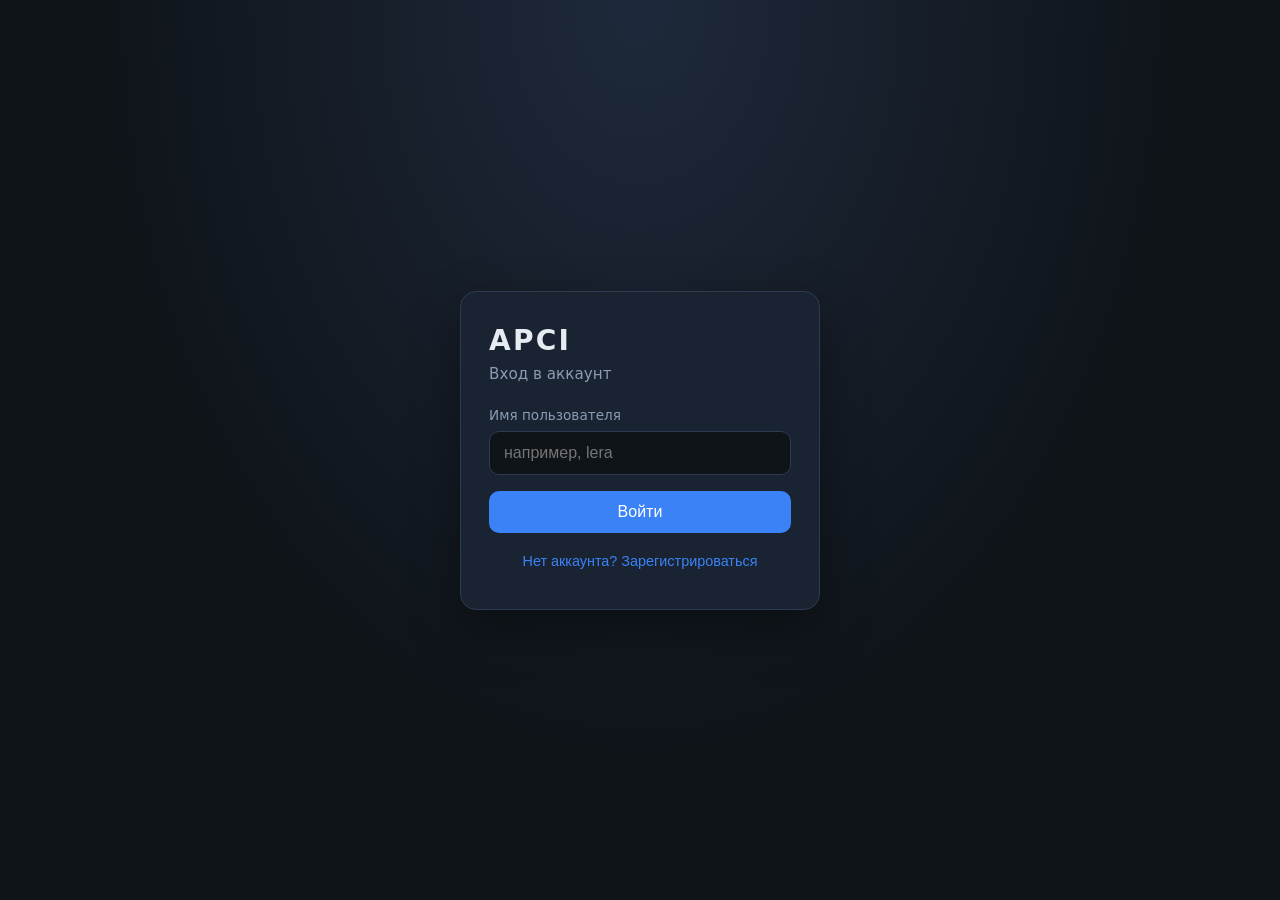
<file: desktop/frontend/index.html>
<!DOCTYPE html>
<html lang="ru">
<head>
    <meta charset="UTF-8" />
    <meta name="viewport" content="width=device-width, initial-scale=1.0" />
    <title>APCI</title>
    <link rel="stylesheet" href="style.css" />
</head>
<body>
    <div id="auth-screen" class="screen">
        <div class="card">
            <h1 class="logo">APCI</h1>
            <p class="subtitle" id="auth-subtitle">Вход в аккаунт</p>

            <label class="field">
                <span>Имя пользователя</span>
                <input id="username" type="text" placeholder="например, lera" autocomplete="username" />
            </label>

            <p id="error" class="error hidden"></p>

            <button id="submit-btn" class="btn primary" type="button">Войти</button>

            <button id="toggle-mode" class="btn link" type="button">
                Нет аккаунта? Зарегистрироваться
            </button>
        </div>
    </div>

    <div id="main-screen" class="screen hidden">
        <div class="card main-card">
            <h1 class="logo">APCI</h1>
            <p class="welcome">Привет, <strong id="display-username"></strong>!</p>
            <p class="meta">ID: <span id="display-userid"></span></p>
            <p class="meta">Сессия активна</p>

            <div class="divider"></div>

            <div class="e2e">
                <p class="subtitle" style="margin-bottom: 12px;">E2E (MVP)</p>
                <p id="e2e-status" class="meta">—</p>

                <button id="e2e-init-btn" class="btn primary" type="button">E2EInit (Upload bundle)</button>

                <label class="field" style="margin-top: 14px;">
                    <span>Recipient user_id (UUID)</span>
                    <input id="e2e-recipient" type="text" list="e2e-recipients" placeholder="например, cde06a89-..." />
                    <datalist id="e2e-recipients"></datalist>
                </label>

                <div class="chips">
                    <span class="chip-label">Недавние:</span>
                    <div id="e2e-recent" class="chip-row"></div>
                </div>

                <label class="field">
                    <span>Сообщение</span>
                    <textarea id="e2e-plaintext" rows="3" placeholder="привет"></textarea>
                </label>

                <button id="e2e-send-btn" class="btn primary" type="button">Отправить</button>

                <div class="row">
                    <button id="e2e-inbox-btn" class="btn secondary" type="button">Inbox (Fetch + decrypt)</button>
                    <button id="e2e-clear-btn" class="btn secondary" type="button">Очистить</button>
                </div>

                <div id="e2e-messages" class="messages"></div>
            </div>

            <button id="logout-btn" class="btn secondary" type="button">Выйти</button>
        </div>
    </div>

    <script src="fingerprint.js"></script>
    <script src="app.js"></script>
</body>
</html>
</file>
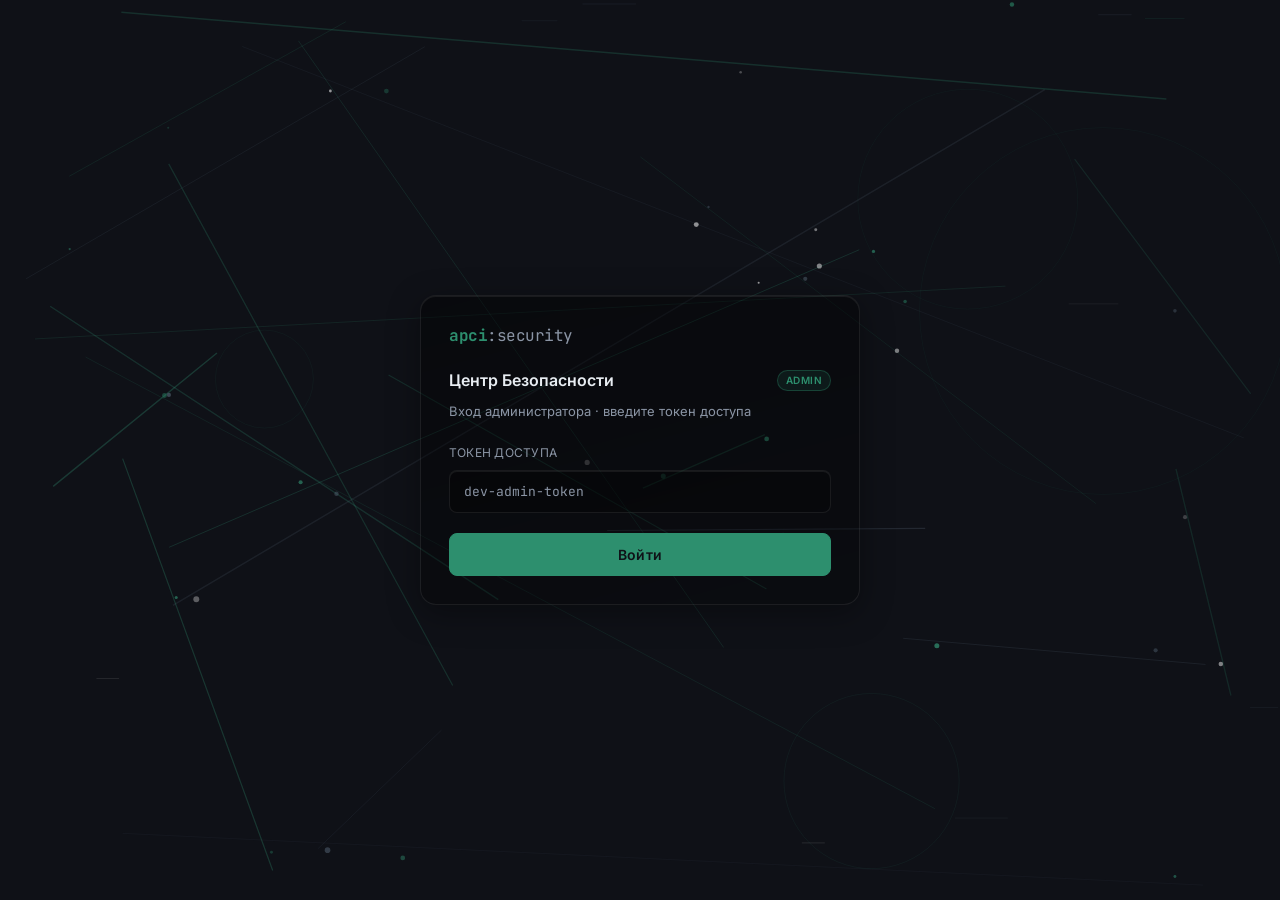
<file: security-center/internal/ui/web/index.html>
<!DOCTYPE html>
<html lang="ru">
<head>
    <meta charset="UTF-8">
    <meta name="viewport" content="width=device-width, initial-scale=1.0">
    <title>APCI — Центр Безопасности</title>
    <link rel="stylesheet" href="css/console.css">
    <link rel="stylesheet" href="css/style.css">
    <link rel="stylesheet" href="css/auth.css">
    <link rel="preconnect" href="https://fonts.googleapis.com">
    <link href="https://fonts.googleapis.com/css2?family=Inter:wght@400;500;600;700&family=JetBrains+Mono:wght@400;500;600;700&display=swap" rel="stylesheet">
</head>
<body>

    <canvas id="bg-canvas" aria-hidden="true"></canvas>

    <div id="login-screen" class="login-screen">
        <div class="login-card">
            <div class="login-logo" aria-hidden="true">apci<span>:security</span></div>
            <div class="widget-header">
                <span class="widget-title">Центр Безопасности</span>
                <span class="widget-badge live">ADMIN</span>
            </div>
            <p class="login-subtitle">Вход администратора · введите токен доступа</p>
            <label class="login-field">
                <span class="profile-label">Токен доступа</span>
                <input id="token-input" class="input login-input" type="password" placeholder="dev-admin-token" autocomplete="current-password">
            </label>
            <p id="login-error" class="login-error hidden"></p>
            <button id="login-btn" class="btn primary login-btn" type="button">Войти</button>
        </div>
    </div>

    <div id="console-app" class="hidden">

        <nav class="nav">
            <button type="button" class="nav-logo" id="navHome" aria-label="На главную">
                apci<span>:security</span>
            </button>
            <div class="nav-tabs">
                <button class="nav-tab active" data-screen="dashboard">Обзор</button>
                <button class="nav-tab" data-screen="hashes">Устройства</button>
                <button class="nav-tab" data-screen="links">Связи</button>
                <button class="nav-tab" data-screen="investigation">Расследование</button>
                <button class="nav-tab" data-screen="diff">Сравнение</button>
            </div>
            <div class="nav-actions">
                <div class="nav-status" id="navStatus" title="Статус сервера">
                    <span class="dot"></span>
                </div>
                <button id="logout-btn" class="btn link nav-logout" type="button">Выйти</button>
            </div>
        </nav>

        <div class="main">

            <section class="screen active" id="screen-dashboard">
                <div class="grid">
                    <div class="grid-item col-3">
                        <div class="widget-header">
                            <span class="widget-title">Обнаружено за час</span>
                            <span class="widget-badge live">LIVE</span>
                        </div>
                        <div class="counter red" id="counterHourly">—</div>
                        <div class="counter-label">новых связей (без IP)</div>
                    </div>
                    <div class="grid-item col-3">
                        <div class="widget-header">
                            <span class="widget-title">Аккаунтов</span>
                        </div>
                        <div class="counter cyan" id="counterTotal">—</div>
                        <div class="counter-label">в графе</div>
                    </div>
                    <div class="grid-item col-3">
                        <div class="widget-header">
                            <span class="widget-title">Устройств с клонами</span>
                        </div>
                        <div class="counter green" id="counterUnique">—</div>
                        <div class="counter-label">2+ аккаунта</div>
                    </div>
                    <div class="grid-item col-3">
                        <div class="widget-header">
                            <span class="widget-title">Связей</span>
                        </div>
                        <div class="counter amber" id="counterEntropy">—</div>
                        <div class="counter-label">same_device и др.</div>
                    </div>
                    <div class="grid-item col-6">
                        <div class="widget-header">
                            <span class="widget-title">Лента рисков</span>
                            <span class="widget-badge alert">КЛОНЫ</span>
                        </div>
                        <div class="fingerprint-card-list" id="topClonesCards">
                            <div class="empty-state">Загрузка...</div>
                        </div>
                    </div>
                    <div class="grid-item col-6">
                        <div class="widget-header">
                            <span class="widget-title">Активность за 24 часа</span>
                        </div>
                        <div class="graph-container" id="entropyChart"></div>
                    </div>
                </div>
            </section>

            <section class="screen" id="screen-hashes">
                <div class="grid">
                    <div class="grid-item col-12">
                        <div class="widget-header">
                            <span class="widget-title">Реестр устройств</span>
                            <span class="widget-badge live" id="hashesSummary">хеш устройства</span>
                        </div>
                        <div class="hash-filter-bar mb-16">
                            <button class="btn hash-filter-btn active" type="button" data-hash-filter="clone">Клоны</button>
                            <button class="btn hash-filter-btn" type="button" data-hash-filter="suspicious">Подозрительные</button>
                            <button class="btn hash-filter-btn" type="button" data-hash-filter="clean">Чистые</button>
                            <button class="btn hash-filter-btn" type="button" data-hash-filter="all">Все</button>
                        </div>
                        <div class="table-wrap">
                            <table class="hash-registry-table">
                                <thead>
                                    <tr>
                                        <th>Хеш устройства</th>
                                        <th>Аккаунтов</th>
                                        <th>Записей</th>
                                        <th>Последняя активность</th>
                                        <th>Риск</th>
                                    </tr>
                                </thead>
                                <tbody id="hashesTableBody">
                                    <tr><td colspan="5" class="muted">Загрузка...</td></tr>
                                </tbody>
                            </table>
                        </div>
                    </div>
                </div>
            </section>

            <section class="screen" id="screen-links">
                <div class="grid">
                    <div class="grid-item col-12">
                        <div class="widget-header">
                            <span class="widget-title">Граф связей</span>
                            <span class="widget-badge live" id="linksSummary">устройство</span>
                        </div>
                        <div class="table-wrap">
                            <table class="hash-registry-table">
                                <thead>
                                    <tr>
                                        <th>Аккаунт A</th>
                                        <th>Аккаунт B</th>
                                        <th>Тип</th>
                                        <th>Вес</th>
                                        <th>Обнаружено</th>
                                    </tr>
                                </thead>
                                <tbody id="linksTableBody">
                                    <tr><td colspan="5" class="muted">Загрузка...</td></tr>
                                </tbody>
                            </table>
                        </div>
                    </div>
                </div>
            </section>

            <section class="screen" id="screen-investigation">
                <div class="omnibox">
                    <span class="omnibox-icon">
                        <svg width="16" height="16" viewBox="0 0 24 24" fill="none" stroke="currentColor" stroke-width="2" stroke-linecap="round" stroke-linejoin="round">
                            <circle cx="11" cy="11" r="8" />
                            <line x1="21" y1="21" x2="16.65" y2="16.65" />
                        </svg>
                    </span>
                    <input type="text" class="input" id="investigationSearch" placeholder="UUID аккаунта или хеш устройства (можно начало хеша)...">
                </div>
                <div class="grid" id="investigationResult" style="display:none;"></div>
                <div id="investigationPlaceholder" class="grid-item col-12" style="text-align:center; padding:60px; color:var(--text-muted);">
                    Введите UUID аккаунта или хеш устройства
                </div>
            </section>

            <section class="screen" id="screen-diff">
                <div class="grid">
                    <div class="grid-item col-12">
                        <div class="widget-header">
                            <span class="widget-title">Сравнение аккаунтов</span>
                        </div>
                        <div class="btn-group mb-16">
                            <input type="text" class="input" id="diffIdA" placeholder="UUID аккаунта A">
                            <input type="text" class="input" id="diffIdB" placeholder="UUID аккаунта B">
                            <button class="btn compare" type="button" onclick="Diff.compare()">Сравнить</button>
                        </div>
                    </div>
                </div>
                <div class="diff-columns" id="diffColumns" style="display:none;">
                    <div class="diff-col" id="diffColA">
                        <div class="widget-title mb-16">Аккаунт A</div>
                        <div id="diffContentA"></div>
                    </div>
                    <div class="diff-col" id="diffColB">
                        <div class="widget-title mb-16">Аккаунт B</div>
                        <div id="diffContentB"></div>
                    </div>
                </div>
            </section>

        </div>

        <div class="toast-container" id="toastContainer"></div>
    </div>

    <script src="js/background.js"></script>
    <script src="lib/d3.v7.min.js"></script>
    <script src="js/api.js"></script>
    <script src="js/auth.js"></script>
    <script src="js/app.js"></script>
    <script src="js/dashboard.js"></script>
    <script src="js/hashes.js"></script>
    <script src="js/links.js"></script>
    <script src="js/investigation.js"></script>
    <script src="js/diff.js"></script>
</body>
</html>
</file>
<file: desktop/frontend/style.css>
* {
    box-sizing: border-box;
    margin: 0;
    padding: 0;
}

:root {
    --bg: #0f1419;
    --card: #1a2332;
    --text: #e7ecf3;
    --muted: #8b9cb3;
    --accent: #3b82f6;
    --accent-hover: #2563eb;
    --error: #f87171;
    --border: #2d3a4f;
}

body {
    font-family: "Segoe UI", system-ui, sans-serif;
    background: radial-gradient(ellipse at top, #1e293b 0%, var(--bg) 60%);
    color: var(--text);
    min-height: 100vh;
    display: flex;
    align-items: center;
    justify-content: center;
}

.screen {
    width: 100%;
    padding: 24px;
}

.screen.hidden {
    display: none;
}

.card {
    max-width: 360px;
    margin: 0 auto;
    background: var(--card);
    border: 1px solid var(--border);
    border-radius: 16px;
    padding: 32px 28px;
    box-shadow: 0 20px 50px rgba(0, 0, 0, 0.35);
}

.main-card {
    text-align: center;
}

.divider {
    height: 1px;
    background: var(--border);
    margin: 18px 0;
}

.e2e {
    text-align: left;
}

.row {
    display: flex;
    gap: 10px;
    margin-top: 10px;
}

.row .btn {
    width: 50%;
    margin-top: 0;
}

.chips {
    display: flex;
    align-items: center;
    gap: 8px;
    margin-top: -6px;
    margin-bottom: 12px;
    flex-wrap: wrap;
}

.chip-label {
    color: var(--muted);
    font-size: 0.75rem;
}

.chip-row {
    display: flex;
    gap: 8px;
    flex-wrap: wrap;
}

.chip {
    border: 1px solid var(--border);
    background: rgba(0, 0, 0, 0.12);
    color: var(--text);
    font-size: 0.75rem;
    padding: 6px 8px;
    border-radius: 999px;
    cursor: pointer;
}

.chip:hover {
    border-color: var(--muted);
}

.logo {
    font-size: 1.75rem;
    font-weight: 700;
    letter-spacing: 0.08em;
    margin-bottom: 8px;
}

.subtitle {
    color: var(--muted);
    margin-bottom: 24px;
    font-size: 0.95rem;
}

.welcome {
    font-size: 1.25rem;
    margin: 20px 0 8px;
}

.meta {
    color: var(--muted);
    font-size: 0.8rem;
    margin-bottom: 6px;
    word-break: break-all;
}

.field {
    display: flex;
    flex-direction: column;
    gap: 8px;
    margin-bottom: 16px;
}

.field span {
    font-size: 0.85rem;
    color: var(--muted);
}

input {
    background: var(--bg);
    border: 1px solid var(--border);
    border-radius: 10px;
    color: var(--text);
    font-size: 1rem;
    padding: 12px 14px;
    outline: none;
    transition: border-color 0.15s;
}

input:focus {
    border-color: var(--accent);
}

textarea {
    background: var(--bg);
    border: 1px solid var(--border);
    border-radius: 10px;
    color: var(--text);
    font-size: 0.95rem;
    padding: 12px 14px;
    outline: none;
    transition: border-color 0.15s;
    font-family: inherit;
    resize: vertical;
}

textarea:focus {
    border-color: var(--accent);
}

.btn {
    width: 100%;
    border: none;
    border-radius: 10px;
    font-size: 1rem;
    padding: 12px 16px;
    cursor: pointer;
    transition: background 0.15s, opacity 0.15s;
}

.btn:disabled {
    opacity: 0.6;
    cursor: not-allowed;
}

.btn.primary {
    background: var(--accent);
    color: white;
    margin-bottom: 12px;
}

.btn.primary:hover:not(:disabled) {
    background: var(--accent-hover);
}

.btn.secondary {
    background: transparent;
    border: 1px solid var(--border);
    color: var(--text);
    margin-top: 24px;
}

.btn.secondary:hover {
    border-color: var(--muted);
}

.btn.link {
    background: transparent;
    color: var(--accent);
    font-size: 0.9rem;
    padding: 8px;
}

.btn.link:hover {
    text-decoration: underline;
}

.error {
    color: var(--error);
    font-size: 0.85rem;
    margin-bottom: 12px;
    line-height: 1.4;
}

.error.hidden {
    display: none;
}

.messages {
    margin-top: 12px;
    border: 1px solid var(--border);
    border-radius: 12px;
    padding: 10px 12px;
    background: rgba(0, 0, 0, 0.15);
    max-height: 180px;
    overflow: auto;
    font-size: 0.85rem;
}

.msg {
    padding: 8px 0;
    border-bottom: 1px solid rgba(255, 255, 255, 0.06);
}

.msg:last-child {
    border-bottom: none;
}

.msg .who {
    color: var(--muted);
    font-size: 0.75rem;
    word-break: break-all;
    margin-bottom: 4px;
}

.msg .text {
    white-space: pre-wrap;
    word-break: break-word;
}
</file>
<file: security-center/internal/ui/web/css/console.css>
:root {
    --bg-deep: #0F1117;
    --bg-panel: #1A1D24;
    --bg-elevated: #22262F;
    --border: #2A2E38;
    --border-active: #2A2E38;

    --text-primary: #E8EDF2;
    --text-secondary: #8B95A5;
    --text-muted: #8B95A5;

    --accent-green: #2D8F6E;
    --accent-amber: #F4A261;
    --accent-red: #E76F51;
    --accent-cyan: #2D8F6E;
    --accent-purple: #2D8F6E;

    --font-ui: 'Inter', -apple-system, BlinkMacSystemFont, 'Segoe UI', sans-serif;
    --font-mono: 'JetBrains Mono', 'Fira Code', 'Cascadia Code', 'Consolas', monospace;

    --radius-sm: 4px;
    --radius-md: 8px;
    --radius-lg: 12px;

    --transition: 0.2s ease;
}

*, *::before, *::after {
    margin: 0;
    padding: 0;
    box-sizing: border-box;
}

body {
    background: transparent;
    color: var(--text-primary);
    font-family: var(--font-ui);
    font-size: 13px;
    line-height: 1.5;
    overflow-x: hidden;
    -webkit-font-smoothing: antialiased;
    -moz-osx-font-smoothing: grayscale;
}

::-webkit-scrollbar { width: 6px; height: 6px; }
::-webkit-scrollbar-track { background: var(--bg-deep); }
::-webkit-scrollbar-thumb { background: var(--border); border-radius: 3px; }
::-webkit-scrollbar-thumb:hover { background: var(--border-active); }

/* ============================================
   LAYOUT
   ============================================ */

.nav {
    display: flex;
    align-items: center;
    gap: 0;
    background: transparent;
    border-bottom: 1px solid var(--border);
    padding: 0 24px;
    height: 48px;
    position: sticky;
    top: 0;
    z-index: 100;
}

.nav-logo {
    font-family: var(--font-mono);
    font-size: 14px;
    font-weight: 700;
    color: var(--accent-cyan);
    margin-right: 32px;
    letter-spacing: -0.5px;
}

.nav-logo span { color: var(--text-secondary); font-weight: 400; }

.nav-tabs {
    display: flex;
    gap: 0;
    height: 100%;
}

.nav-tab {
    background: none;
    border: none;
    color: var(--text-secondary);
    font-family: var(--font-ui);
    font-size: 12px;
    font-weight: 500;
    padding: 0 20px;
    height: 100%;
    cursor: pointer;
    border-bottom: 2px solid transparent;
    transition: all var(--transition);
    letter-spacing: 0.3px;
}

.nav-tab:hover {
    color: var(--text-primary);
    background: rgba(255,255,255,0.02);
}

.nav-tab.active {
    color: var(--accent-cyan);
    border-bottom-color: var(--accent-cyan);
}

.nav-status {
    margin-left: auto;
    display: flex;
    align-items: center;
    gap: 8px;
    font-size: 11px;
    color: var(--text-muted);
}

.nav-status .dot {
    width: 6px;
    height: 6px;
    background: var(--accent-green);
    border-radius: 50%;
    box-shadow: 0 0 6px var(--accent-green);
}

.main {
    padding: 24px;
    max-width: 1600px;
    margin: 0 auto;
}

.screen {
    display: none;
}

.screen.active {
    display: block;
    animation: fadeIn 0.25s ease;
}

@keyframes fadeIn {
    from { opacity: 0; transform: translateY(4px); }
    to { opacity: 1; transform: translateY(0); }
}

.grid {
    display: grid;
    grid-template-columns: repeat(12, 1fr);
    gap: 16px;
}

.grid-item {
    border: 1px solid var(--border);
    border-radius: var(--radius-md);
    padding: 20px;
    transition: border-color var(--transition);
}

.grid-item:hover {
    border-color: var(--border-active);
}

.grid-item.col-3 { grid-column: span 3; }
.grid-item.col-4 { grid-column: span 4; }
.grid-item.col-6 { grid-column: span 6; }
.grid-item.col-8 { grid-column: span 8; }
.grid-item.col-12 { grid-column: span 12; }

.widget-header {
    display: flex;
    justify-content: space-between;
    align-items: center;
    margin-bottom: 16px;
}

.widget-title {
    font-size: 11px;
    font-weight: 600;
    text-transform: uppercase;
    letter-spacing: 2px;
    color: var(--text-muted);
}

.widget-badge {
    font-size: 10px;
    font-weight: 600;
    padding: 2px 8px;
    border-radius: 10px;
    letter-spacing: 0.5px;
}

.widget-badge.live {
    background: rgba(0, 230, 118, 0.12);
    color: var(--accent-green);
}

.widget-badge.alert {
    background: rgba(255, 82, 82, 0.12);
    color: var(--accent-red);
}

/* ============================================
   КОМПОНЕНТЫ
   ============================================ */

.btn {
    background: var(--bg-elevated);
    color: var(--text-primary);
    border: 1px solid var(--border);
    padding: 8px 16px;
    border-radius: var(--radius-sm);
    font-family: var(--font-ui);
    font-size: 12px;
    font-weight: 500;
    cursor: pointer;
    transition: all var(--transition);
    letter-spacing: 0.2px;
}

.btn:hover {
    border-color: var(--border-active);
    background: #1c2433;
}

.btn:active {
    transform: scale(0.98);
}

.btn.primary {
    background: var(--accent-cyan);
    border-color: var(--accent-cyan);
    color: #0F1117;
    font-weight: 600;
}

.btn.primary:hover {
    background: #3BAF88;
}

.btn.danger {
    border-color: var(--accent-red);
    color: var(--accent-red);
}

.btn.danger:hover {
    background: rgba(255, 82, 82, 0.1);
}

.btn-group {
    display: flex;
    gap: 8px;
}

.input {
    background: var(--bg-elevated);
    border: 1px solid var(--border);
    color: var(--text-primary);
    padding: 10px 14px;
    border-radius: var(--radius-sm);
    font-family: var(--font-mono);
    font-size: 13px;
    width: 100%;
    transition: border-color var(--transition);
}

.input:focus {
    outline: none;
    border-color: var(--accent-cyan);
    box-shadow: 0 0 0 3px rgba(57, 197, 207, 0.08);
}

.input::placeholder {
    color: var(--text-muted);
}

.omnibox {
    position: relative;
    margin-bottom: 24px;
}

.omnibox .input {
    padding-left: 44px;
    font-size: 14px;
    height: 48px;
    border-radius: var(--radius-md);
    background: transparent;
    border: none;
    box-shadow: none;
    backdrop-filter: none;
}

.omnibox-icon {
    position: absolute;
    left: 16px;
    top: 50%;
    transform: translateY(-50%);
    color: var(--text-muted);
    font-size: 16px;
}

.table-wrap {
    overflow-x: auto;
}

table {
    width: 100%;
    border-collapse: collapse;
    font-size: 12px;
}

th {
    text-align: left;
    padding: 10px 12px;
    font-size: 10px;
    font-weight: 600;
    text-transform: uppercase;
    letter-spacing: 1.5px;
    color: var(--text-muted);
    border-bottom: 1px solid var(--border);
}

td {
    padding: 10px 12px;
    border-bottom: 1px solid rgba(28, 35, 51, 0.5);
    font-family: var(--font-mono);
    font-size: 12px;
}

tr:hover td {
    background: rgba(255,255,255,0.015);
}

.verdict {
    display: inline-flex;
    align-items: center;
    gap: 8px;
    padding: 8px 20px;
    border-radius: 20px;
    font-size: 14px;
    font-weight: 700;
    letter-spacing: 1px;
    text-transform: uppercase;
}

.verdict.clean {
    background: rgba(0, 230, 118, 0.1);
    color: var(--accent-green);
    border: 1px solid rgba(0, 230, 118, 0.25);
}

.verdict.risk {
    background: rgba(255, 171, 64, 0.1);
    color: var(--accent-amber);
    border: 1px solid rgba(255, 171, 64, 0.25);
}

.verdict.multiac {
    background: rgba(255, 82, 82, 0.1);
    color: var(--accent-red);
    border: 1px solid rgba(255, 82, 82, 0.25);
}

.hash-text {
    font-family: var(--font-mono);
    color: var(--accent-cyan);
    font-size: 12px;
    word-break: break-all;
    line-height: 1.6;
}

.profile-card {
    display: grid;
    grid-template-columns: auto 1fr;
    gap: 24px;
    align-items: start;
}

.profile-avatar canvas {
    border-radius: var(--radius-md);
    border: 2px solid var(--border);
}

.profile-info {
    display: flex;
    flex-direction: column;
    gap: 16px;
}

.profile-row {
    display: flex;
    justify-content: space-between;
    align-items: center;
    padding: 8px 0;
    border-bottom: 1px solid rgba(28, 35, 51, 0.4);
}

.profile-label {
    font-size: 10px;
    text-transform: uppercase;
    letter-spacing: 1.5px;
    color: var(--text-muted);
}

.profile-value {
    font-family: var(--font-mono);
    font-size: 12px;
}

.graph-container {
    width: 100%;
    height: 500px;
    border-radius: var(--radius-md);
    border: 1px solid var(--border);
    position: relative;
    overflow: hidden;
}

.graph-container svg {
    width: 100%;
    height: 100%;
}

.diff-columns {
    display: grid;
    grid-template-columns: 1fr 1fr;
    gap: 16px;
}

.diff-col {
    border: 1px solid var(--border);
    border-radius: var(--radius-md);
    padding: 20px;
}

.diff-col.match {
    border-color: rgba(255, 82, 82, 0.3);
    background: rgba(255, 82, 82, 0.03);
}

.counter {
    font-family: var(--font-mono);
    font-size: 48px;
    font-weight: 700;
    line-height: 1;
    letter-spacing: -2px;
}

.counter.green { color: var(--accent-green); }
.counter.red { color: var(--accent-red); }
.counter.amber { color: var(--accent-amber); }

.counter-label {
    font-size: 11px;
    color: var(--text-muted);
    text-transform: uppercase;
    letter-spacing: 1.5px;
    margin-top: 8px;
}

.toast-container {
    position: fixed;
    bottom: 24px;
    right: 24px;
    z-index: 1000;
    display: flex;
    flex-direction: column;
    gap: 8px;
}

.toast {
    background: var(--bg-panel);
    border: 1px solid var(--border);
    border-radius: var(--radius-md);
    padding: 12px 20px;
    font-size: 12px;
    animation: slideIn 0.3s ease;
    max-width: 400px;
}

@keyframes slideIn {
    from { opacity: 0; transform: translateX(100px); }
    to { opacity: 1; transform: translateX(0); }
}

.mono { font-family: var(--font-mono); }
.cyan { color: var(--accent-cyan); }
.green { color: var(--accent-green); }
.red { color: var(--accent-red); }
.amber { color: var(--accent-amber); }
.muted { color: var(--text-muted); }
.mt-16 { margin-top: 16px; }
.mb-16 { margin-bottom: 16px; }
.flex-between { display: flex; justify-content: space-between; align-items: center; }

@media (max-width: 1024px) {
    .grid-item.col-3 { grid-column: span 6; }
    .grid-item.col-4 { grid-column: span 6; }
    .grid-item.col-8 { grid-column: span 12; }
    .diff-columns { grid-template-columns: 1fr; }
}

@media (max-width: 640px) {
    .grid-item.col-3,
    .grid-item.col-4,
    .grid-item.col-6 { grid-column: span 12; }
    .nav { padding: 0 12px; }
    .nav-logo { margin-right: 16px; font-size: 12px; }
    .nav-tab { padding: 0 12px; font-size: 11px; }
    .main { padding: 16px; }
}
</file>
<file: security-center/internal/ui/web/css/style.css>
:root {
    --bg-deep: #0F1117;
    --bg-panel: #1A1D24;
    --bg-elevated: #22262F;
    --water-surface: linear-gradient(
        165deg,
        rgba(0, 0, 0, 0.42) 0%,
        rgba(0, 0, 0, 0.28) 100%
    );
    --water-surface-hover: linear-gradient(
        165deg,
        rgba(0, 0, 0, 0.52) 0%,
        rgba(0, 0, 0, 0.36) 100%
    );
    --water-card: linear-gradient(
        165deg,
        rgba(0, 0, 0, 0.48) 0%,
        rgba(0, 0, 0, 0.32) 100%
    );
    --water-card-hover: linear-gradient(
        165deg,
        rgba(0, 0, 0, 0.58) 0%,
        rgba(0, 0, 0, 0.40) 100%
    );
    --water-border: rgba(255, 255, 255, 0.08);
    --water-border-hover: rgba(255, 255, 255, 0.12);
    --water-blur: none;
    --water-shine: inset 0 1px 0 rgba(255, 255, 255, 0.07);
    --water-glow: 0 8px 32px rgba(0, 0, 0, 0.35);
    --water-glow-hover: 0 12px 40px rgba(0, 0, 0, 0.42);
    --border: #2A2E38;
    --border-active: #2A2E38;

    --text-primary: #E8EDF2;
    --text-secondary: #8B95A5;
    --text-muted: #8B95A5;

    --accent: #2D8F6E;
    --accent-hover: #3BAF88;
    --accent-green: #2D8F6E;
    --accent-cyan: #2D8F6E;
    --accent-amber: #F4A261;
    --accent-red: #E76F51;
    --accent-purple: #2D8F6E;

    --risk-clean: #5A6B7C;
    --risk-suspicious: #F4A261;
    --risk-clone: #E76F51;
    --risk-neutral: #8B95A5;
    --color-clean: #5A6B7C;
    --color-suspicious: #F4A261;
    --color-clone: #E76F51;

    --font-ui: 'Inter', -apple-system, BlinkMacSystemFont, sans-serif;
    --font-mono: 'JetBrains Mono', 'SF Mono', 'Cascadia Code', monospace;

    --radius-sm: 8px;
    --radius-md: 16px;
    --radius-lg: 16px;
    --shadow-card: 0 4px 12px rgba(0, 0, 0, 0.3);
    --shadow-card-hover: 0 10px 24px rgba(0, 0, 0, 0.42);
    --transition: 0.2s ease;
}

html {
    min-height: 100%;
    background: var(--bg-deep);
}

body {
    min-height: 100vh;
    background: transparent;
    color: var(--text-primary);
    font-family: var(--font-ui);
    font-size: 14px;
}

#bg-canvas {
    position: fixed;
    top: 0;
    left: 0;
    width: 100%;
    height: 100%;
    z-index: 0;
    pointer-events: none;
}

.nav {
    height: 64px;
    background: var(--water-surface);
    border-bottom: 1px solid var(--water-border);
    box-shadow: var(--water-glow), var(--water-shine);
    -webkit-backdrop-filter: var(--water-blur);
    backdrop-filter: var(--water-blur);
    position: sticky;
    top: 0;
    z-index: 100;
}

.main,
.toast-container {
    position: relative;
}

.glass-surface,
.main .grid-item,
.diff-col,
.omnibox {
    background: var(--water-surface);
    border: 1px solid var(--water-border);
    border-radius: 16px;
    box-shadow: var(--water-glow), var(--water-shine);
    -webkit-backdrop-filter: var(--water-blur);
    backdrop-filter: var(--water-blur);
}

/* внутри плашек — без второго слоя, чтобы фон просвечивал */
.grid-item .graph-container,
.grid-item .empty-state {
    background: transparent;
    border: 1px solid rgba(255, 255, 255, 0.05);
    box-shadow: none;
    -webkit-backdrop-filter: none;
    backdrop-filter: none;
}

::-webkit-scrollbar-track {
    background: var(--bg-deep);
}

::-webkit-scrollbar-thumb {
    background: var(--border);
    border-radius: 999px;
}

::-webkit-scrollbar-thumb:hover {
    background: var(--accent);
}

.nav-logo {
    display: inline-flex;
    align-items: center;
    margin: 0 32px 0 0;
    padding: 0;
    border: none;
    background: transparent;
    color: var(--accent);
    font-family: var(--font-mono);
    font-size: 16px;
    font-weight: 700;
    letter-spacing: -0.5px;
    cursor: pointer;
    transition: color var(--transition), transform var(--transition);
}

.nav-logo:hover {
    color: var(--accent-hover);
    transform: translateY(-1px);
}

.nav-logo span,
.nav-status {
    color: var(--text-secondary);
}

.nav-logo:hover span {
    color: var(--text-primary);
}

.nav-tab {
    color: var(--text-secondary);
    font-size: 13px;
    border-bottom: 2px solid transparent;
}

.nav-tab:hover {
    color: var(--text-primary);
    background: rgba(255, 255, 255, 0.04);
}

.nav-tab.active {
    color: var(--accent);
    border-bottom-color: var(--accent);
}

.nav-status .dot {
    background: var(--accent);
    box-shadow: 0 0 8px rgba(45, 143, 110, 0.75);
}

.main {
    padding: 32px;
}

.grid {
    gap: 20px;
}

.main .grid-item {
    padding: 22px;
    transition: transform var(--transition), box-shadow var(--transition), background var(--transition), border-color var(--transition);
}

.main .grid-item:hover {
    transform: translateY(-2px);
    background: var(--water-surface-hover);
    border-color: var(--water-border-hover);
    box-shadow: var(--water-glow-hover), var(--water-shine);
}

.profile-card {
    background: transparent;
    border: none;
    border-radius: 0;
    box-shadow: none;
}

.toast {
    background: rgba(26, 29, 36, 0.92);
    border: 1px solid var(--border);
    border-radius: 16px;
    box-shadow: var(--shadow-card);
    -webkit-backdrop-filter: blur(12px);
    backdrop-filter: blur(12px);
}

.widget-title {
    color: var(--text-primary);
    font-size: 16px;
    font-weight: 600;
    letter-spacing: 0;
    text-transform: none;
}

.widget-badge {
    border: 1px solid var(--border);
    border-radius: 999px;
    background: transparent;
}

.widget-badge.live {
    color: var(--accent);
    background: rgba(45, 143, 110, 0.12);
    border-color: rgba(45, 143, 110, 0.35);
}

.widget-badge.alert {
    color: var(--risk-clone);
    background: rgba(231, 111, 81, 0.12);
    border-color: rgba(231, 111, 81, 0.35);
}

.counter {
    color: var(--text-primary);
    font-weight: 600;
}

.counter.red {
    color: var(--risk-clone);
}

.counter.amber {
    color: var(--risk-suspicious);
}

.counter.green,
.counter.cyan {
    color: var(--accent);
}

.counter-label,
.muted,
.profile-label,
.related-card-reason {
    color: var(--text-secondary);
}

.btn {
    background: transparent;
    color: var(--text-primary);
    border: 1px solid var(--border);
    border-radius: 8px;
    font-family: var(--font-ui);
    transition: transform var(--transition), background var(--transition), border-color var(--transition), color var(--transition);
}

.btn:hover {
    transform: translateY(-1px);
    background: var(--bg-elevated);
    border-color: var(--accent);
    color: var(--accent-hover);
}

.btn.primary {
    background: var(--accent);
    border-color: var(--accent);
    color: #0F1117;
    font-weight: 600;
}

.btn.primary:hover {
    background: var(--accent-hover);
    border-color: var(--accent-hover);
    color: #0F1117;
}

.btn.compare {
    background: transparent;
    border-color: var(--accent);
    color: var(--accent);
    border-radius: 8px;
}

.btn.compare:hover {
    background: rgba(45, 143, 110, 0.12);
    color: var(--accent-hover);
    border-color: var(--accent-hover);
}

.input {
    background: linear-gradient(
        165deg,
        rgba(0, 0, 0, 0.38) 0%,
        rgba(0, 0, 0, 0.24) 100%
    );
    border: 1px solid var(--water-border);
    border-radius: 8px;
    color: var(--text-primary);
    font-family: var(--font-ui);
    -webkit-backdrop-filter: none;
    backdrop-filter: none;
    box-shadow: var(--water-shine);
}

.input:focus {
    border-color: var(--accent);
    box-shadow: 0 0 0 3px rgba(45, 143, 110, 0.16);
}

.omnibox {
    box-shadow: var(--shadow-card);
}

.omnibox .input {
    background: transparent;
    border: none;
    box-shadow: none;
    backdrop-filter: none;
}

.omnibox:focus-within {
    border-color: var(--accent);
    box-shadow: 0 0 0 3px rgba(45, 143, 110, 0.16), var(--shadow-card);
}

.omnibox-icon {
    color: var(--accent);
}

.hash-text,
.hash-link,
.related-card-hash {
    color: var(--text-primary);
    font-family: var(--font-mono);
    font-size: 13px;
    word-break: break-all;
}

.hash-link {
    display: inline;
    padding: 0;
    background: transparent;
    border: none;
    color: var(--accent);
    cursor: pointer;
    text-align: left;
}

.hash-link:hover {
    color: var(--accent-hover);
}

.fingerprint-card-list,
.related-card-grid {
    display: grid;
    gap: 12px;
}

.related-card {
    position: relative;
    display: flex;
    gap: 16px;
    justify-content: space-between;
    align-items: center;
    overflow: hidden;
    min-height: 86px;
    padding: 16px 18px 16px 22px;
    background: var(--bg-panel);
    border: 1px solid var(--border);
    border-radius: 16px;
    box-shadow: var(--shadow-card);
    cursor: pointer;
    transition: transform var(--transition), box-shadow var(--transition), background var(--transition);
}

.related-card:hover {
    transform: translateY(-2px);
    background: var(--bg-elevated);
    box-shadow: var(--shadow-card-hover);
}

.fingerprint-card {
    position: relative;
    z-index: 0;
    display: flex;
    gap: 0;
    justify-content: flex-start;
    align-items: center;
    overflow: visible;
    min-height: 86px;
    padding: 0;
    background: transparent;
    border: none;
    border-radius: 0;
    box-shadow: none;
    cursor: pointer;
    transition: transform 300ms ease;
}

.fingerprint-card:hover {
    transform: translateY(-2px);
}

.fingerprint-avatar-wrap {
    position: relative;
    z-index: 3;
    display: grid;
    place-items: center;
    width: 52px;
    height: 52px;
    flex: 0 0 52px;
    background: var(--water-card);
    border: 1px solid var(--water-border);
    border-radius: 50%;
    box-shadow: var(--water-glow), var(--water-shine);
    -webkit-backdrop-filter: var(--water-blur);
    backdrop-filter: var(--water-blur);
    transition: background 300ms ease, border-color 300ms ease, box-shadow 300ms ease;
}

.fingerprint-avatar {
    width: 48px;
    height: 48px;
    border-radius: 50%;
    display: block;
}

.avatar-status-dot {
    position: absolute;
    right: 0;
    bottom: 2px;
    width: 12px;
    height: 12px;
    border: 2px solid rgba(15, 17, 23, 0.65);
    border-radius: 50%;
    background: var(--risk-neutral);
    transition: border-color 300ms ease;
}

.fingerprint-card:hover .avatar-status-dot {
    border-color: rgba(15, 17, 23, 0.75);
}

.avatar-status-dot.status-clean {
    background: var(--risk-clean);
}

.avatar-status-dot.status-suspicious {
    background: var(--risk-suspicious);
}

.avatar-status-dot.status-clone {
    background: var(--risk-clone);
}

.fingerprint-card-panel {
    --avatar-size: 52px;
    --avatar-radius: calc(var(--avatar-size) / 2);
    --panel-notch: calc(var(--avatar-radius) + 1px);
    position: relative;
    z-index: 1;
    display: flex;
    align-items: center;
    justify-content: space-between;
    gap: 16px;
    flex: 1;
    min-width: 0;
    min-height: 74px;
    /* плашка начинается от центра аватара — вырез сразу на левом краю, без «прямого» префикса */
    margin-left: calc(var(--avatar-radius) * -1);
    padding: 14px 16px 14px calc(var(--avatar-radius) + 14px);
    background: var(--water-card);
    border: 1px solid var(--water-border);
    border-radius: var(--radius-md);
    box-shadow: var(--water-glow), var(--water-shine);
    -webkit-backdrop-filter: var(--water-blur);
    backdrop-filter: var(--water-blur);
    -webkit-mask-image: radial-gradient(
        circle var(--panel-notch) at 0 50%,
        transparent calc(var(--panel-notch) - 0.5px),
        #000 var(--panel-notch)
    );
    mask-image: radial-gradient(
        circle var(--panel-notch) at 0 50%,
        transparent calc(var(--panel-notch) - 0.5px),
        #000 var(--panel-notch)
    );
    transition: background 300ms ease, border-color 300ms ease, box-shadow 300ms ease;
}

.fingerprint-card:hover .fingerprint-avatar-wrap,
.fingerprint-card:hover .fingerprint-card-panel {
    background: var(--water-card-hover);
    border-color: var(--water-border-hover);
    box-shadow: var(--water-glow-hover), var(--water-shine);
}

.fingerprint-card-body {
    display: grid;
    gap: 8px;
    max-width: calc(100% - 130px);
    padding-right: 16px;
}

.fingerprint-card-meta {
    color: var(--text-secondary);
    font-size: 12px;
}

.risk-badge,
.verdict {
    display: inline-flex;
    align-items: center;
    gap: 8px;
    width: max-content;
    border-radius: 999px;
    padding: 6px 12px;
    font-size: 12px;
    font-weight: 600;
    letter-spacing: 0.02em;
    border: 1px solid transparent;
    box-shadow: var(--water-shine);
    -webkit-backdrop-filter: none;
    backdrop-filter: none;
}

.risk-badge::before,
.verdict::before {
    content: "";
    width: 8px;
    height: 8px;
    border-radius: 50%;
    background: currentColor;
    flex-shrink: 0;
}

.fingerprint-card .risk-badge {
    position: absolute;
    top: 14px;
    right: 14px;
}

.risk-badge.badge-clean,
.risk-badge.risk-clean {
    color: #9AABBC;
    background: linear-gradient(
        165deg,
        rgba(0, 0, 0, 0.52) 0%,
        rgba(0, 0, 0, 0.36) 100%
    );
    border-color: rgba(90, 107, 124, 0.35);
}

.risk-badge.badge-suspicious,
.risk-badge.risk-suspicious {
    color: var(--risk-suspicious);
    background: linear-gradient(
        165deg,
        rgba(0, 0, 0, 0.52) 0%,
        rgba(12, 10, 8, 0.38) 100%
    );
    border-color: rgba(244, 162, 97, 0.32);
}

.risk-badge.badge-clone,
.risk-badge.risk-clone {
    color: var(--risk-clone);
    background: linear-gradient(
        165deg,
        rgba(0, 0, 0, 0.52) 0%,
        rgba(14, 8, 6, 0.38) 100%
    );
    border-color: rgba(231, 111, 81, 0.38);
}

.verdict.clean {
    color: var(--risk-clean);
    background: rgba(90, 107, 124, 0.16);
}

.verdict.suspicious {
    color: var(--risk-suspicious);
    background: rgba(244, 162, 97, 0.14);
}

.verdict.clone {
    color: var(--risk-clone);
    background: rgba(231, 111, 81, 0.14);
}

.verdict.neutral {
    color: var(--risk-neutral);
    background: rgba(139, 149, 165, 0.14);
}

.detail-panel {
    padding: 0;
}

.fingerprint-detail-card {
    display: flex;
    gap: 20px;
    padding: 22px;
}

.profile-avatar canvas {
    border: 1px solid var(--border);
    border-radius: 16px;
}

.profile-row {
    border-bottom: 1px solid var(--border);
}

.profile-row:last-child {
    border-bottom: none;
}

.profile-value {
    color: var(--text-primary);
}

.graph-container {
    background: var(--water-surface);
    border: 1px solid var(--water-border);
    border-radius: 16px;
    min-height: 300px;
    overflow: hidden;
    padding: 8px;
    -webkit-backdrop-filter: var(--water-blur);
    backdrop-filter: var(--water-blur);
    box-shadow: var(--water-shine);
}

/* graph-container только если не внутри grid-item (Investigation) */
.grid-item .graph-container {
    background: transparent;
    border-color: rgba(255, 255, 255, 0.06);
    backdrop-filter: none;
    -webkit-backdrop-filter: none;
}

.entropy-axis path,
.entropy-axis line {
    stroke: #2A2E38;
}

.entropy-axis text {
    fill: #8B95A5;
    font-family: var(--font-mono);
    font-size: 10px;
}

.entropy-grid line {
    stroke: rgba(255, 255, 255, 0.06);
}

.entropy-grid path {
    display: none;
}

.entropy-dot {
    filter: drop-shadow(0 0 6px rgba(45, 143, 110, 0.35));
}

.related-card-grid {
    grid-template-columns: repeat(auto-fit, minmax(260px, 1fr));
}

.related-card {
    display: grid;
    align-items: start;
    justify-content: stretch;
    cursor: default;
}

.related-card-title {
    color: var(--text-primary);
    font-size: 16px;
    font-weight: 600;
}

.related-card .btn {
    justify-self: start;
}

.table-wrap {
    overflow-x: auto;
}

.hash-filter-bar {
    display: flex;
    flex-wrap: wrap;
    gap: 10px;
}

.hash-filter-btn.active {
    background: rgba(45, 143, 110, 0.14);
    border-color: rgba(45, 143, 110, 0.45);
    color: var(--accent-hover);
}

.hash-registry-table tbody tr.hash-row {
    cursor: pointer;
}

table {
    min-width: 680px;
}

th {
    color: var(--text-secondary);
    background: rgba(0, 0, 0, 0.32);
    -webkit-backdrop-filter: none;
    backdrop-filter: none;
}

td {
    color: var(--text-primary);
}

tbody tr:nth-child(odd) {
    background: rgba(255, 255, 255, 0.015);
}

tbody tr:nth-child(even) {
    background: rgba(255, 255, 255, 0.035);
}

tbody tr:hover {
    background: var(--bg-elevated);
}

.diff-col {
    padding: 20px;
}

.diff-col.match {
    border-color: rgba(231, 111, 81, 0.45);
    background: var(--water-surface);
    -webkit-backdrop-filter: var(--water-blur);
    backdrop-filter: var(--water-blur);
}

#diffVerdict {
    box-shadow: var(--shadow-card);
}

.empty-state {
    display: flex;
    min-height: 120px;
    align-items: center;
    justify-content: center;
    gap: 14px;
    padding: 24px;
    color: var(--text-secondary);
    text-align: center;
    background: var(--water-surface);
    border: 1px dashed var(--water-border);
    border-radius: 16px;
    -webkit-backdrop-filter: var(--water-blur);
    backdrop-filter: var(--water-blur);
    box-shadow: var(--water-shine);
}

/* empty-state внутри grid-item остаётся прозрачным — см. правило выше */
.grid-item > .empty-state {
    background: transparent;
    border: 1px dashed rgba(255, 255, 255, 0.12);
    backdrop-filter: none;
    -webkit-backdrop-filter: none;
    box-shadow: none;
}

#investigationPlaceholder.grid-item {
    -webkit-backdrop-filter: var(--water-blur);
    backdrop-filter: var(--water-blur);
}

.toast {
    color: var(--text-primary);
}

@media (max-width: 1024px) {
    .grid-item.col-3,
    .grid-item.col-4,
    .grid-item.col-6,
    .grid-item.col-8 {
        grid-column: span 12;
    }

    .fingerprint-detail-card {
        flex-direction: column;
    }
}

@media (max-width: 720px) {
    .main {
        padding: 18px;
    }

    .nav {
        height: auto;
        flex-wrap: wrap;
        gap: 10px;
        padding: 14px 18px;
    }

    .nav-tabs {
        order: 3;
        width: 100%;
        overflow-x: auto;
    }

    .fingerprint-card {
        align-items: flex-start;
        flex-direction: column;
    }
}
</file>
<file: security-center/internal/ui/web/css/auth.css>
.login-screen {
    position: fixed;
    inset: 0;
    z-index: 1000;
    display: flex;
    align-items: center;
    justify-content: center;
    padding: 32px;
    background: transparent;
}

.login-screen.hidden {
    display: none;
}

.login-card {
    position: relative;
    z-index: 1;
    width: min(440px, calc(100vw - 32px));
    padding: 28px;
    border-radius: var(--radius-md);
    background: var(--water-surface);
    border: 1px solid var(--water-border);
    box-shadow: var(--water-glow), var(--water-shine);
    -webkit-backdrop-filter: var(--water-blur);
    backdrop-filter: var(--water-blur);
    transition: transform var(--transition), box-shadow var(--transition), border-color var(--transition);
}

.login-card:hover {
    border-color: var(--water-border-hover);
    box-shadow: var(--water-glow-hover), var(--water-shine);
}

.login-logo {
    display: inline-flex;
    align-items: center;
    margin: 0 0 20px;
    color: var(--accent);
    font-family: var(--font-mono);
    font-size: 16px;
    font-weight: 700;
    letter-spacing: -0.5px;
}

.login-logo span {
    color: var(--text-secondary);
    font-weight: 400;
}

.login-card .widget-header {
    margin-bottom: 10px;
}

.login-subtitle {
    margin: 0 0 22px;
    color: var(--text-secondary);
    font-family: var(--font-ui);
    font-size: 13px;
    line-height: 1.5;
}

.login-field {
    display: flex;
    flex-direction: column;
    gap: 8px;
    margin-bottom: 16px;
}

.login-field .profile-label {
    font-size: 12px;
    letter-spacing: 0.02em;
}

.login-input {
    width: 100%;
    padding: 12px 14px;
    font-family: var(--font-mono);
    font-size: 13px;
}

.login-btn {
    width: 100%;
    padding: 12px 16px;
    margin-top: 4px;
    font-size: 14px;
}

.login-error {
    margin: 0 0 12px;
    padding: 10px 12px;
    border-radius: var(--radius-sm);
    border: 1px solid rgba(231, 111, 81, 0.35);
    background: rgba(231, 111, 81, 0.12);
    color: var(--accent-red);
    font-family: var(--font-ui);
    font-size: 13px;
}

.login-error.hidden {
    display: none;
}

.hidden {
    display: none !important;
}

.nav-actions {
    margin-left: auto;
    display: flex;
    align-items: center;
    gap: 12px;
    flex-shrink: 0;
    padding-left: 16px;
}

.nav-actions .nav-status {
    margin-left: 0;
}

.nav-logout {
    font-size: 12px;
    padding: 6px 12px;
    white-space: nowrap;
}

.badge-link {
    display: inline-block;
    padding: 4px 10px;
    border-radius: 999px;
    font-size: 11px;
    font-weight: 600;
    background: rgba(45, 143, 110, 0.15);
    color: #3BAF88;
    border: 1px solid rgba(45, 143, 110, 0.35);
}

.badge-link.contact {
    background: rgba(91, 141, 239, 0.15);
    color: #7eb0ff;
    border-color: rgba(91, 141, 239, 0.35);
}

.related-card .fingerprint-avatar-wrap {
    margin-bottom: 8px;
}

.related-card .fingerprint-avatar-wrap canvas {
    border-radius: 50%;
    border: 1px solid rgba(45, 143, 110, 0.35);
}

.uuid-cell {
    font-family: 'JetBrains Mono', monospace;
    font-size: 12px;
}
</file>
